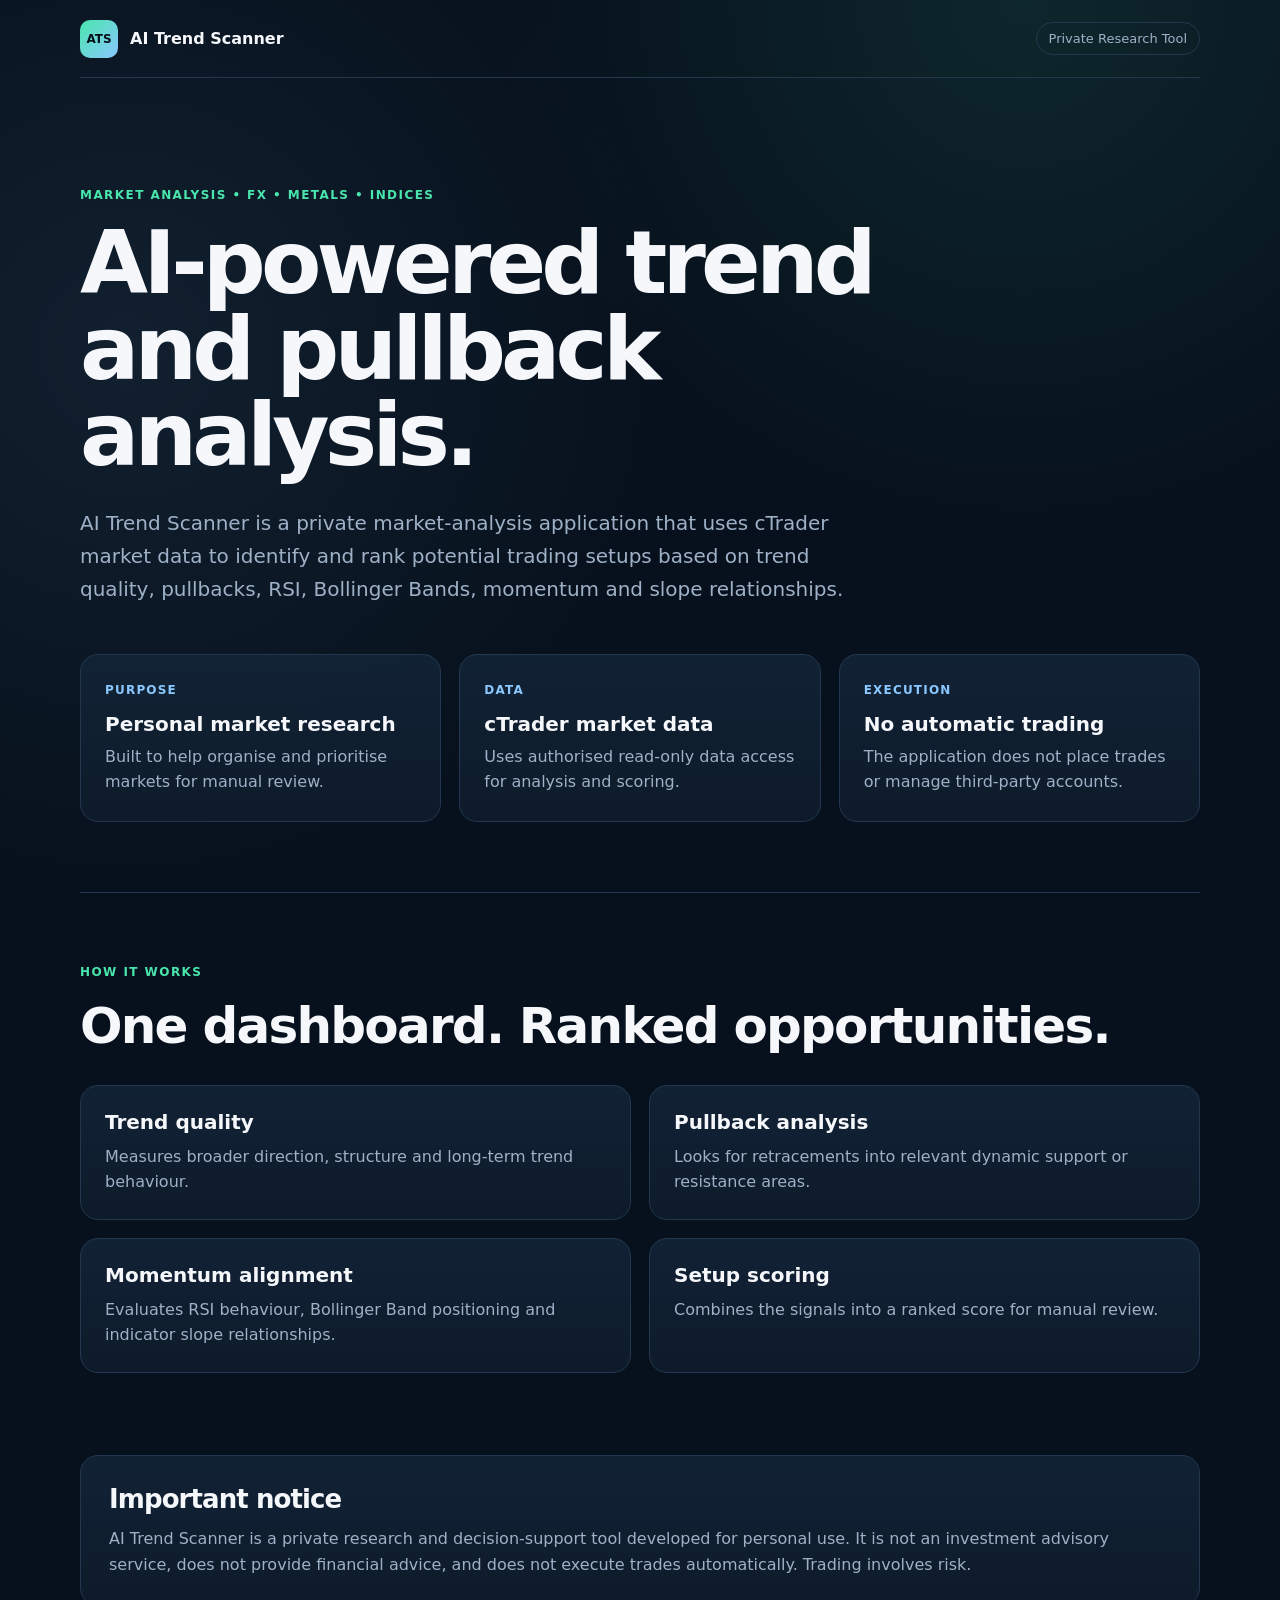
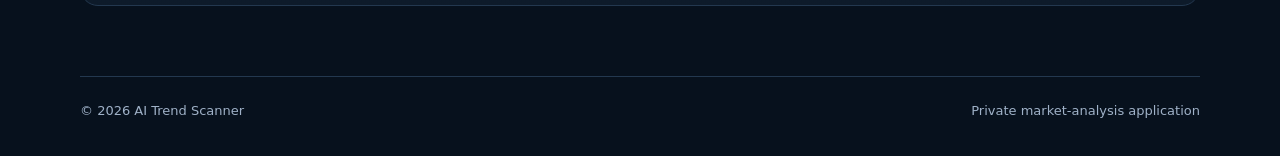
<file: index.html>
<!doctype html>
<html lang="en">
<head>
  <meta charset="utf-8">
  <meta name="viewport" content="width=device-width, initial-scale=1">
  <meta name="description" content="AI Trend Scanner is a private market-analysis application for FX, metals and indices.">
  <title>AI Trend Scanner</title>
  <style>
    :root{--bg:#07111d;--panel:#0e1c2b;--text:#f5f7fb;--muted:#9fb1c7;--line:#23384f;--accent:#49e6ad;--accent2:#8ac8ff}
    *{box-sizing:border-box}body{margin:0;font-family:Inter,ui-sans-serif,system-ui,-apple-system,BlinkMacSystemFont,"Segoe UI",sans-serif;background:radial-gradient(circle at 80% 0%,rgba(73,230,173,.10),transparent 26%),radial-gradient(circle at 10% 20%,rgba(138,200,255,.08),transparent 30%),var(--bg);color:var(--text)}
    .nav,main,footer{width:min(1120px,calc(100% - 40px));margin:0 auto}.nav{height:78px;display:flex;align-items:center;justify-content:space-between;border-bottom:1px solid var(--line)}
    .brand{display:flex;gap:12px;align-items:center;font-weight:750}.mark{width:38px;height:38px;display:grid;place-items:center;border-radius:10px;background:linear-gradient(135deg,var(--accent),var(--accent2));color:#041019;font-size:12px;font-weight:900}.pill{border:1px solid var(--line);padding:8px 12px;border-radius:999px;color:var(--muted);font-size:13px}
    .hero{padding:110px 0 70px}.eyebrow{color:var(--accent);font-weight:800;letter-spacing:.12em;font-size:12px;margin-bottom:18px}h1{font-size:clamp(48px,7vw,88px);line-height:.98;letter-spacing:-.055em;max-width:900px;margin:0 0 28px}.lead{max-width:790px;color:var(--muted);font-size:20px;line-height:1.65;margin:0 0 48px}.hero-grid{display:grid;grid-template-columns:repeat(3,1fr);gap:18px}.card,.features>div,.notice{background:linear-gradient(180deg,rgba(19,36,56,.88),rgba(14,28,43,.88));border:1px solid var(--line);border-radius:18px}.card{padding:24px;min-height:168px}.label{color:var(--accent2);font-size:12px;font-weight:800;text-transform:uppercase;letter-spacing:.1em}.card strong{display:block;font-size:20px;margin:14px 0 8px}.card p,.features p,.notice p{color:var(--muted);line-height:1.6;margin:0}.section{padding:72px 0;border-top:1px solid var(--line)}h2{font-size:clamp(32px,4vw,50px);letter-spacing:-.035em;margin:0 0 30px}.features{display:grid;grid-template-columns:repeat(2,1fr);gap:18px}.features>div{padding:24px}h3{margin:0 0 10px;font-size:20px}.notice{padding:28px;margin:10px 0 70px}.notice h2{font-size:26px;margin-bottom:12px}footer{border-top:1px solid var(--line);padding:26px 0 38px;color:var(--muted);font-size:13px;display:flex;justify-content:space-between;gap:20px}@media(max-width:760px){.hero{padding-top:70px}.hero-grid,.features{grid-template-columns:1fr}.pill{display:none}footer{flex-direction:column}}
  </style>
</head>
<body>
  <header class="nav"><div class="brand"><span class="mark">ATS</span><span>AI Trend Scanner</span></div><span class="pill">Private Research Tool</span></header>
  <main>
    <section class="hero"><div class="eyebrow">MARKET ANALYSIS • FX • METALS • INDICES</div><h1>AI-powered trend and pullback analysis.</h1><p class="lead">AI Trend Scanner is a private market-analysis application that uses cTrader market data to identify and rank potential trading setups based on trend quality, pullbacks, RSI, Bollinger Bands, momentum and slope relationships.</p><div class="hero-grid"><div class="card"><span class="label">Purpose</span><strong>Personal market research</strong><p>Built to help organise and prioritise markets for manual review.</p></div><div class="card"><span class="label">Data</span><strong>cTrader market data</strong><p>Uses authorised read-only data access for analysis and scoring.</p></div><div class="card"><span class="label">Execution</span><strong>No automatic trading</strong><p>The application does not place trades or manage third-party accounts.</p></div></div></section>
    <section class="section"><div class="eyebrow">HOW IT WORKS</div><h2>One dashboard. Ranked opportunities.</h2><div class="features"><div><h3>Trend quality</h3><p>Measures broader direction, structure and long-term trend behaviour.</p></div><div><h3>Pullback analysis</h3><p>Looks for retracements into relevant dynamic support or resistance areas.</p></div><div><h3>Momentum alignment</h3><p>Evaluates RSI behaviour, Bollinger Band positioning and indicator slope relationships.</p></div><div><h3>Setup scoring</h3><p>Combines the signals into a ranked score for manual review.</p></div></div></section>
    <section class="notice"><h2>Important notice</h2><p>AI Trend Scanner is a private research and decision-support tool developed for personal use. It is not an investment advisory service, does not provide financial advice, and does not execute trades automatically. Trading involves risk.</p></section>
  </main>
  <footer><span>© 2026 AI Trend Scanner</span><span>Private market-analysis application</span></footer>
</body>
</html>
</file>
